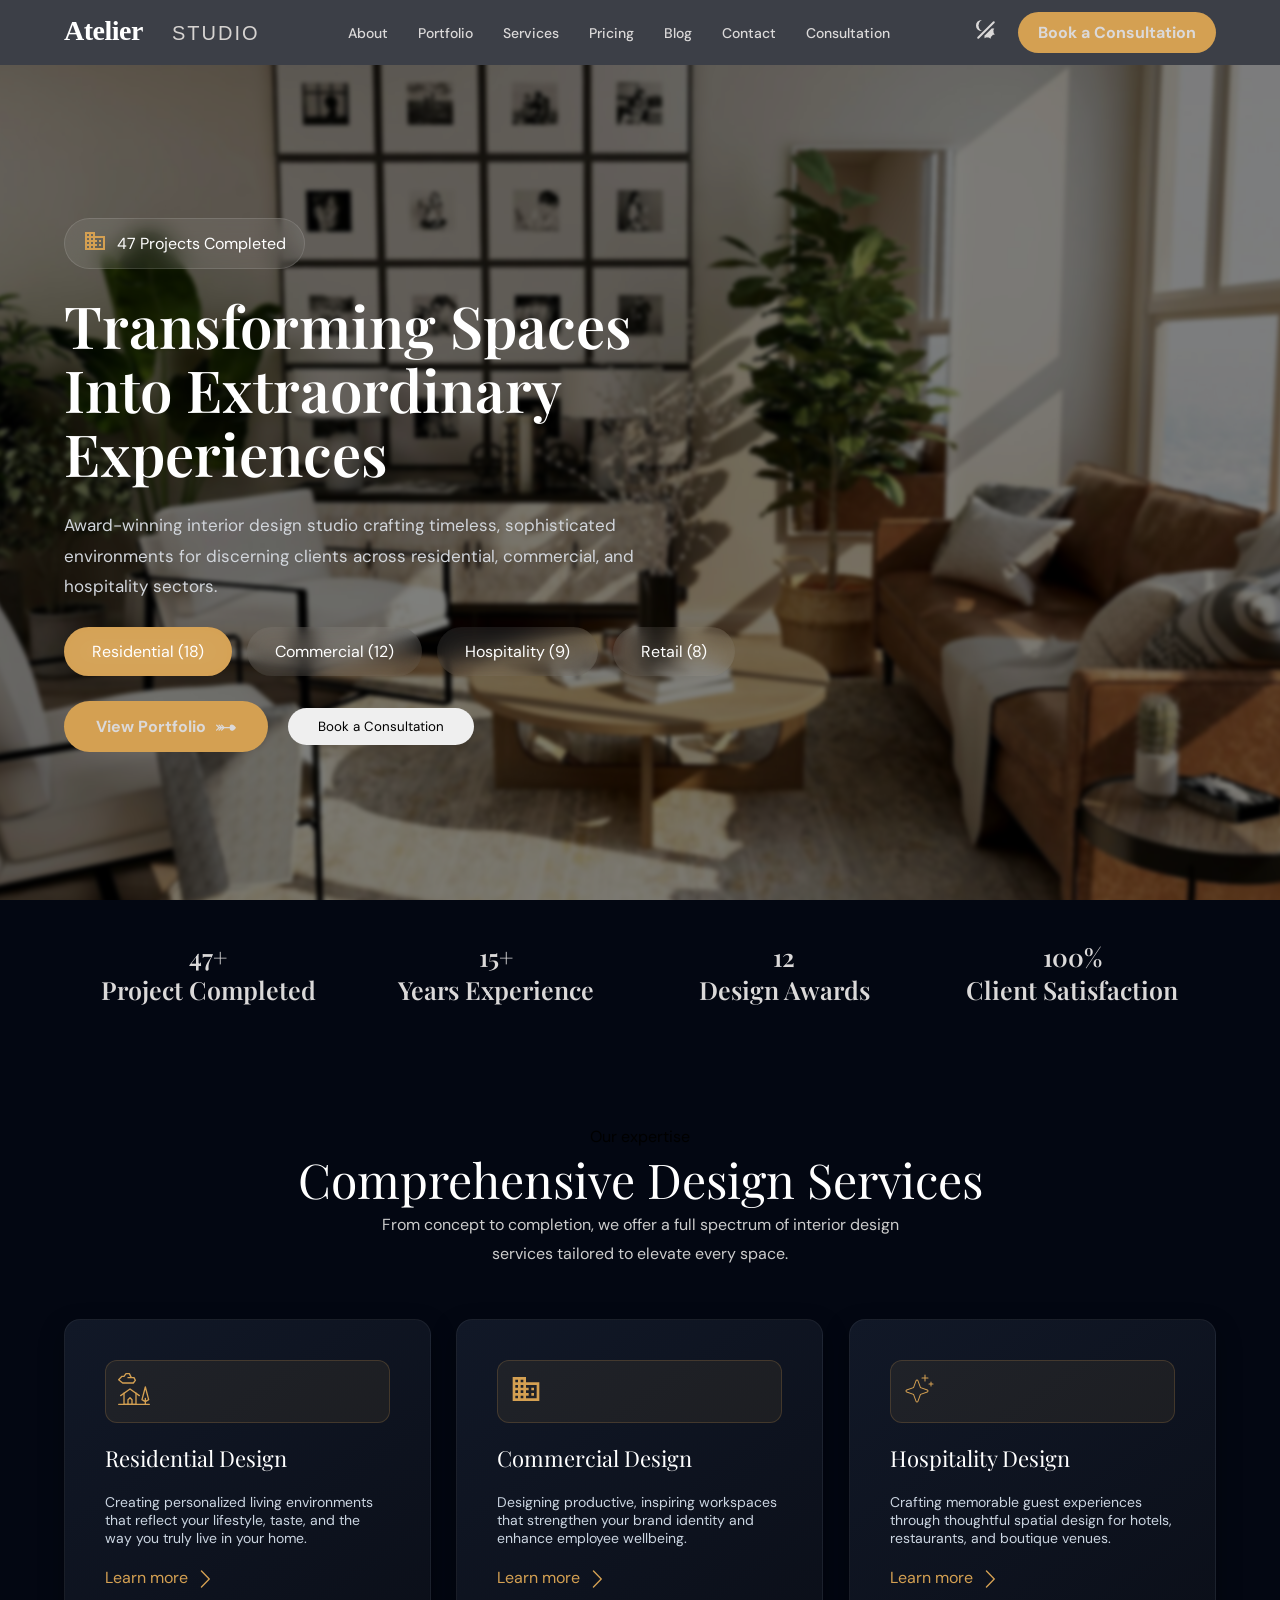
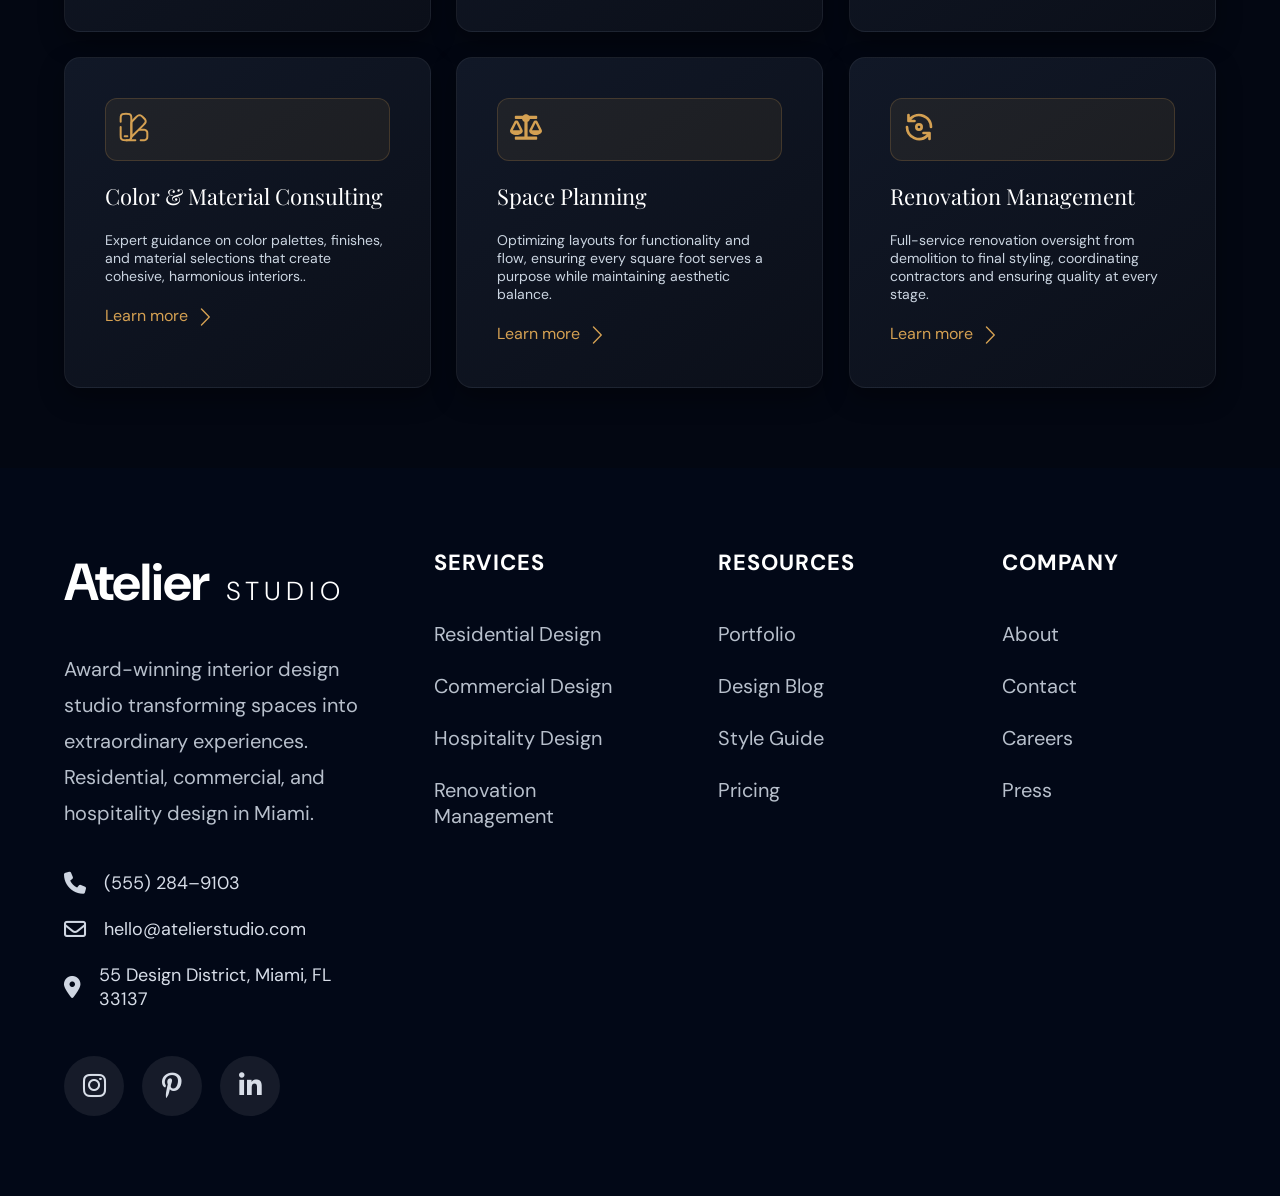
<file: index.html>
<!DOCTYPE html>
<html lang="en">

<head>
    <meta charset="UTF-8">
    <meta name="viewport" content="width=device-width, initial-scale=1.0">
    <title>My Portfolio || Shreshant Wagle</title>
    <link rel="stylesheet" href="../CSS/index.css">
</head>

<body>
    <!-- navigation -->
    <nav>
        <div class="navigation">
            <div class="logo">
                <a href="./index.html"><img src="./RESOURCES/Image/logo-light.svg" alt="logo" class="logo"></a>
            </div>
            <div class="nav_items">
                <a href="./html/About.html">About</a>
                <a href="./html/Protfolio.html">Portfolio</a>
                <a href="./html/Services.html">Services</a>
                <a href="./html/Pricing.html">Pricing</a>
                <a href="./html/Blog.html">Blog</a>
                <a href="./html/Contact.html">Contact</a>
                <a href="./html/Consultation.html">Consultation</a>
            </div>
            <div class="consultation_button">
                <div>
                    <svg xmlns="http://www.w3.org/2000/svg" width="24" height="24" viewBox="0 0 24 24">
                        <defs>
                            <mask id="SVGPWNvGc7L">
                                <circle cx="7.5" cy="7.5" r="5.5" fill="#fff" />
                                <circle cx="11" cy="7.5" r="6.5">
                                    <animate fill="freeze" attributeName="cx" dur="0.4s" values="7.5;11" />
                                    <animate fill="freeze" attributeName="r" dur="0.4s" values="5.5;6.5" />
                                </circle>
                            </mask>
                            <mask id="SVGOgqevdhu">
                                <g fill="#fff">
                                    <circle cx="12" cy="9" r="5.5" transform="rotate(-45 12 12)">
                                        <animate fill="freeze" attributeName="cy" begin="0.9s" dur="0.5s" to="15" />
                                    </circle>
                                    <path d="M12.62 20.62h3l-1.5 2.5Z" opacity="0" transform="rotate(-120 14.12 14.12)">
                                        <set fill="freeze" attributeName="opacity" begin="1.4s" to="1" />
                                        <animate fill="freeze" attributeName="d" begin="1.4s" dur="0.4s"
                                            values="M13.12 17.12h2l-1 2Z;M12.62 20.62h3l-1.5 2.5Z" />
                                    </path>
                                    <path d="M12.62 20.62h3l-1.5 2.5Z" opacity="0" transform="rotate(-70 14.12 14.12)">
                                        <set fill="freeze" attributeName="opacity" begin="1.4s" to="1" />
                                        <animate fill="freeze" attributeName="d" begin="1.4s" dur="0.4s"
                                            values="M13.12 17.12h2l-1 2Z;M12.62 20.62h3l-1.5 2.5Z" />
                                    </path>
                                    <path d="M12.62 20.62h3l-1.5 2.5Z" opacity="0" transform="rotate(-20 14.12 14.12)">
                                        <set fill="freeze" attributeName="opacity" begin="1.4s" to="1" />
                                        <animate fill="freeze" attributeName="d" begin="1.4s" dur="0.4s"
                                            values="M13.12 17.12h2l-1 2Z;M12.62 20.62h3l-1.5 2.5Z" />
                                    </path>
                                    <path d="M12.62 20.62h3l-1.5 2.5Z" opacity="0" transform="rotate(30 14.12 14.12)">
                                        <set fill="freeze" attributeName="opacity" begin="1.4s" to="1" />
                                        <animate fill="freeze" attributeName="d" begin="1.4s" dur="0.4s"
                                            values="M13.12 17.12h2l-1 2Z;M12.62 20.62h3l-1.5 2.5Z" />
                                    </path>
                                </g>
                                <path d="M-4.97 12l18.38 -18.38l10.61 10.61l-18.38 18.38Z" />
                            </mask>
                        </defs>
                        <g fill="currentColor">
                            <path d="M0 0h24v24H0z" mask="url(#SVGPWNvGc7L)" />
                            <path d="M0 0h24v24H0z" mask="url(#SVGOgqevdhu)" />
                        </g>
                        <path fill="none" stroke="currentColor" stroke-dasharray="24" stroke-dashoffset="24"
                            stroke-linecap="round" stroke-linejoin="round" stroke-width="2" d="M23 12h-22"
                            transform="rotate(-45 12 12)">
                            <animate fill="freeze" attributeName="stroke-dashoffset" begin="0.5s" dur="0.3s" to="0" />
                        </path>
                    </svg>
                </div>
                <div class="button">
                    <div class="botton_text">
                        Book a Consultation
                    </div>
                    <div class="hov_button"></div>
                </div>
            </div>
            <div class="menu">
                <svg xmlns="http://www.w3.org/2000/svg" width="24" height="24" viewBox="0 0 24 24">
                    <g fill="none" stroke="currentColor" stroke-linecap="round" stroke-linejoin="round"
                        stroke-width="2">
                        <path stroke-dasharray="12" d="M3 9l3 3l-3 3">
                            <animate fill="freeze" attributeName="stroke-dashoffset" dur="0.2s" values="12;0" />
                        </path>
                        <path stroke-dasharray="16" stroke-dashoffset="16" d="M5 5h14">
                            <animate fill="freeze" attributeName="stroke-dashoffset" begin="0.2s" dur="0.3s" to="0" />
                        </path>
                        <path stroke-dasharray="12" stroke-dashoffset="12" d="M10 12h9">
                            <animate fill="freeze" attributeName="stroke-dashoffset" begin="0.5s" dur="0.2s" to="0" />
                        </path>
                        <path stroke-dasharray="16" stroke-dashoffset="16" d="M5 19h14">
                            <animate fill="freeze" attributeName="stroke-dashoffset" begin="0.7s" dur="0.3s" to="0" />
                        </path>
                    </g>
                </svg>
            </div>
    </nav>
    <!-- main section -->
    <main>
        <!-- hero section -->
        <div class="hero">
            <div class="hero_body">
                <div class="hero_top">
                    <div>
                        <svg xmlns="http://www.w3.org/2000/svg" width="24" height="24" viewBox="0 0 24 24">
                            <path fill="currentColor"
                                d="M18 15h-2v2h2m0-6h-2v2h2m2 6h-8v-2h2v-2h-2v-2h2v-2h-2V9h8M10 7H8V5h2m0 6H8V9h2m0 6H8v-2h2m0 6H8v-2h2M6 7H4V5h2m0 6H4V9h2m0 6H4v-2h2m0 6H4v-2h2m6-10V3H2v18h20V7z" />
                        </svg>
                    </div>
                    <div>47 Projects Completed</div>
                </div>
                <div class="hero_title">
                    Transforming Spaces Into
                    Extraordinary Experiences
                </div>
                <div class="hero_description">
                    Award-winning interior design studio crafting timeless, sophisticated environments for discerning
                    clients across residential, commercial, and hospitality sectors.
                </div>
                <div class="hero_cta">
                    <div>
                        <p>Residential (18)</p>
                    </div>
                    <div>
                        <p>Commercial (12)</p>
                    </div>
                    <div>
                        <p>Hospitality (9)</p>
                    </div>
                    <div>
                        <p>Retail (8)</p>
                    </div>
                </div>
                <div class="hero_button">
                    <button class="primary">View Portfolio
                        <svg xmlns="http://www.w3.org/2000/svg" width="28" height="28" viewBox="0 0 16 16">
                            <path fill="currentColor"
                                d="M6.707 9h4.364c-.536 1.573 2.028 3.806 4.929-.5c-2.9-4.306-5.465-2.073-4.929-.5H6.707L4.854 6.146a.5.5 0 1 0-.708.708L5.293 8h-.586L2.854 6.146a.5.5 0 1 0-.708.708L3.293 8h-.586L.854 6.146a.5.5 0 1 0-.708.708L1.793 8.5L.146 10.146a.5.5 0 0 0 .708.708L2.707 9h.586l-1.147 1.146a.5.5 0 0 0 .708.708L4.707 9h.586l-1.147 1.146a.5.5 0 0 0 .708.708z" />
                        </svg>
                    </button>
                    <button class="secondary">Book a Consultation</button>
                </div>
            </div>
        </div>

        <!-- cta -->
        <div class="cta">
            <div class="cta_body">
                <div class="cta_content">
                    <div class="cta_count">47+</div>
                    <div>Project Completed</div>
                </div>
                <div class="cta_content">
                    <div class="cta_count">15+</div>
                    <div>Years Experience</div>
                </div>
                <div class="cta_content">
                    <div class="cta_count">12</div>
                    <div>Design Awards</div>
                </div>
                <div class="cta_content">
                    <div class="cta_count">100%</div>
                    <div>Client Satisfaction</div>
                </div>
            </div>
        </div>
        <!-- expertise -->
        <div class="exp">
            <div class="exp_main">
                <div class="exp_top">
                    <div class="exp_sub">Our expertise</div>
                    <div class="exp_title">Comprehensive Design Services</div>
                    <div class="exp_desc">From concept to completion, we offer a
                        full spectrum of interior design services tailored
                        to elevate every space.</div>
                </div>

                <div class="exp_card">
                    <div class="exp_card_body">
                        <div class="exp_card_icon">
                            <svg xmlns="http://www.w3.org/2000/svg" width="2em" height="2em" viewBox="0 0 24 24">
                                <g fill="none" stroke="currentColor" stroke-linecap="round" stroke-linejoin="round"
                                    stroke-miterlimit="10" stroke-width="1">
                                    <path d="M13.5 15.214V23.5h-9v-8.286" />
                                    <path
                                        d="m2 17l7-5l7 5m-5.5 6.5h-3V20L9 18.5l1.5 1.5zm1.5-20h-2L8.5.5H6l-1.5 2H3L.5 5l3 2.5h8l1.5-2zm-4.5 0H10m-9.5 20h23m-3 0V19m0 2.5L18 20l2.5-9.5L23 20z" />
                                </g>
                            </svg>
                        </div>
                        <div class="exp_card_title">
                            Residential Design
                        </div>
                        <div class="card_desc">
                            Creating personalized living
                            environments that reflect your
                            lifestyle, taste, and the way you truly
                            live in your home.</div>

                        <div class="card_learn">Learn more
                            <svg xmlns="http://www.w3.org/2000/svg" width="24" height="24" viewBox="0 0 1024 1024">
                                <path fill="currentColor"
                                    d="M340.9 149.3a30.6 30.6 0 0 0 0 42.8L652.7 512L341 831.9a30.6 30.6 0 0 0 0 42.7a29 29 0 0 0 41.7 0l331.6-340.3a32 32 0 0 0 0-44.6L382.6 149.4a29 29 0 0 0-41.7 0z" />
                            </svg>
                        </div>
                    </div>

                        <div class="exp_card_body">
                        <div class="exp_card_icon">
                            <svg xmlns="http://www.w3.org/2000/svg" width="2em" height="2em" viewBox="0 0 24 24">
                                <path d="M0 0h24v24H0z" fill="none" />
                                <path fill="currentColor" d="M18 15h-2v2h2m0-6h-2v2h2m2 6h-8v-2h2v-2h-2v-2h2v-2h-2V9h8M10 7H8V5h2m0 6H8V9h2m0 6H8v-2h2m0 6H8v-2h2M6 7H4V5h2m0 6H4V9h2m0 6H4v-2h2m0 6H4v-2h2m6-10V3H2v18h20V7z" />
                            </svg>

                        </div>
                        <div class="exp_card_title">
                            Commercial Design
                        </div>
                        <div class="card_desc">
                            Designing productive, inspiring workspaces that strengthen your brand identity and enhance employee wellbeing.</div>

                        <div class="card_learn">Learn more
                            <svg xmlns="http://www.w3.org/2000/svg" width="24" height="24" viewBox="0 0 1024 1024">
                                <path fill="currentColor"
                                    d="M340.9 149.3a30.6 30.6 0 0 0 0 42.8L652.7 512L341 831.9a30.6 30.6 0 0 0 0 42.7a29 29 0 0 0 41.7 0l331.6-340.3a32 32 0 0 0 0-44.6L382.6 149.4a29 29 0 0 0-41.7 0z" />
                            </svg>
                        </div>
                    </div>

                        <div class="exp_card_body">
                        <div class="exp_card_icon">
                           <svg xmlns="http://www.w3.org/2000/svg" width="2em" height="2em" viewBox="0 0 256 256">
	                        <path d="M0 0h256v256H0z" fill="none" />
                            <path fill="currentColor" d="m196.2 132.81l-53.36-19.65l-19.65-53.36a11.93 11.93 0 0 0-22.38 0l-19.65 53.36l-53.36 19.65a11.93 11.93 0 0 0 0 22.38l53.36 19.65l19.65 53.36a11.93 11.93 0 0 0 22.38 0l19.65-53.36l53.36-19.65a11.93 11.93 0 0 0 0-22.38m-2.77 14.87L138.35 168a4 4 0 0 0-2.37 2.37l-20.3 55.08a3.92 3.92 0 0 1-7.36 0L88 170.35a4 4 0 0 0-2.35-2.35l-55.08-20.3a3.92 3.92 0 0 1 0-7.36L85.65 120a4 4 0 0 0 2.35-2.35l20.3-55.08a3.92 3.92 0 0 1 7.36 0L136 117.65a4 4 0 0 0 2.37 2.37l55.08 20.3a3.92 3.92 0 0 1 0 7.36ZM148 40a4 4 0 0 1 4-4h20V16a4 4 0 0 1 8 0v20h20a4 4 0 0 1 0 8h-20v20a4 4 0 0 1-8 0V44h-20a4 4 0 0 1-4-4m96 48a4 4 0 0 1-4 4h-12v12a4 4 0 0 1-8 0V92h-12a4 4 0 0 1 0-8h12V72a4 4 0 0 1 8 0v12h12a4 4 0 0 1 4 4" />
</svg>

                        </div>
                        <div class="exp_card_title">
                            Hospitality Design
                        </div>
                        <div class="card_desc">
                            Crafting memorable guest experiences through thoughtful spatial design for hotels, restaurants, and boutique venues.</div>

                        <div class="card_learn">Learn more
                            <svg xmlns="http://www.w3.org/2000/svg" width="24" height="24" viewBox="0 0 1024 1024">
                                <path fill="currentColor"
                                    d="M340.9 149.3a30.6 30.6 0 0 0 0 42.8L652.7 512L341 831.9a30.6 30.6 0 0 0 0 42.7a29 29 0 0 0 41.7 0l331.6-340.3a32 32 0 0 0 0-44.6L382.6 149.4a29 29 0 0 0-41.7 0z" />
                            </svg>
                        </div>
                    </div>

                        <div class="exp_card_body">
                        <div class="exp_card_icon">
                            <svg xmlns="http://www.w3.org/2000/svg" width="2em" height="2em" viewBox="0 0 24 24">
	<path d="M0 0h24v24H0z" fill="none" />
	<g fill="none">
		<path stroke="currentColor" stroke-linecap="round" stroke-width="1.5" d="M2 8V6c0-1.4 0-2.1.272-2.635a2.5 2.5 0 0 1 1.093-1.093C3.9 2 4.6 2 6 2s2.1 0 2.635.272a2.5 2.5 0 0 1 1.093 1.093C10 3.9 10 4.6 10 6v12c0 1.4 0 2.1-.272 2.635a2.5 2.5 0 0 1-1.093 1.092C8.1 22 7.4 22 6 22s-2.1 0-2.635-.273a2.5 2.5 0 0 1-1.093-1.092C2 20.1 2 19.4 2 18v-6m5 7H5" />
		<path stroke="currentColor" stroke-width="1.5" d="m13.314 4.929l-2.142 2.142c-.578.578-.867.867-1.02 1.235C10 8.673 10 9.082 10 9.9v9.656l8.97-8.97c.99-.99 1.486-1.485 1.671-2.056a2.5 2.5 0 0 0 0-1.545c-.185-.57-.68-1.066-1.67-2.056s-1.486-1.485-2.056-1.67a2.5 2.5 0 0 0-1.545 0c-.571.185-1.066.68-2.056 1.67Z" />
		<path fill="currentColor" d="M18 22v-.75zm0-8v.75zm4 4h-.75zm-.273 2.635l-.668-.34zm-1.092 1.092l-.34-.668zm1.092-6.362l-.668.34zm-1.092-1.092l-.34.668zM13 22.75a.75.75 0 0 0 0-1.5zm4-1.5a.75.75 0 0 0 0 1.5zm-1.5-6.5H18v-1.5h-2.5zM21.25 18c0 .712 0 1.202-.032 1.58c-.03.371-.085.57-.159.715l1.337.68c.199-.39.28-.809.317-1.272c.038-.454.037-1.015.037-1.703zM18 22.75c.688 0 1.249 0 1.703-.037c.463-.037.882-.118 1.273-.317l-.681-1.337c-.145.074-.344.13-.714.16c-.38.03-.869.031-1.581.031zm3.06-2.456a1.75 1.75 0 0 1-.765.765l.68 1.337a3.25 3.25 0 0 0 1.42-1.42zM22.75 18c0-.688 0-1.249-.037-1.703c-.037-.463-.118-.882-.317-1.273l-1.337.682c.074.144.13.343.16.713c.03.38.031.869.031 1.581zM18 14.75c.712 0 1.202 0 1.58.032c.371.03.57.085.715.159l.68-1.337c-.39-.199-.809-.28-1.272-.317c-.454-.038-1.015-.037-1.703-.037zm4.396.274a3.25 3.25 0 0 0-1.42-1.42l-.681 1.337c.329.167.596.435.764.765zM13 21.25H6v1.5h7zm5 0h-1v1.5h1z" />
	</g>
</svg>

                        </div>
                        <div class="exp_card_title">
                            Color & Material Consulting
                        </div>
                        <div class="card_desc">
                           Expert guidance on color palettes, finishes, and material selections that create cohesive, harmonious interiors..</div>

                        <div class="card_learn">Learn more
                            <svg xmlns="http://www.w3.org/2000/svg" width="24" height="24" viewBox="0 0 1024 1024">
                                <path fill="currentColor"
                                    d="M340.9 149.3a30.6 30.6 0 0 0 0 42.8L652.7 512L341 831.9a30.6 30.6 0 0 0 0 42.7a29 29 0 0 0 41.7 0l331.6-340.3a32 32 0 0 0 0-44.6L382.6 149.4a29 29 0 0 0-41.7 0z" />
                            </svg>
                        </div>
                    </div>

                        <div class="exp_card_body">
                        <div class="exp_card_icon">
                            <svg xmlns="http://www.w3.org/2000/svg" width="2em" height="2em" viewBox="0 0 640 512">
	                            <path d="M0 0h640v512H0z" fill="none" />
                                <path fill="currentColor" d="M256 336h-.02c0-16.18 1.34-8.73-85.05-181.51c-17.65-35.29-68.19-35.36-85.87 0C-2.06 328.75.02 320.33.02 336H0c0 44.18 57.31 80 128 80s128-35.82 128-80M128 176l72 144H56zm511.98 160c0-16.18 1.34-8.73-85.05-181.51c-17.65-35.29-68.19-35.36-85.87 0c-87.12 174.26-85.04 165.84-85.04 181.51H384c0 44.18 57.31 80 128 80s128-35.82 128-80zM440 320l72-144l72 144zm88 128H352V153.25c23.51-10.29 41.16-31.48 46.39-57.25H528c8.84 0 16-7.16 16-16V48c0-8.84-7.16-16-16-16H383.64C369.04 12.68 346.09 0 320 0s-49.04 12.68-63.64 32H112c-8.84 0-16 7.16-16 16v32c0 8.84 7.16 16 16 16h129.61c5.23 25.76 22.87 46.96 46.39 57.25V448H112c-8.84 0-16 7.16-16 16v32c0 8.84 7.16 16 16 16h416c8.84 0 16-7.16 16-16v-32c0-8.84-7.16-16-16-16" />
</svg>

                        </div>
                        <div class="exp_card_title">
                            Space Planning
                        </div>
                        <div class="card_desc">
                            Optimizing layouts for functionality and flow, ensuring every square foot serves a purpose while maintaining aesthetic balance.</div>

                        <div class="card_learn">Learn more
                            <svg xmlns="http://www.w3.org/2000/svg" width="24" height="24" viewBox="0 0 1024 1024">
                                <path fill="currentColor"
                                    d="M340.9 149.3a30.6 30.6 0 0 0 0 42.8L652.7 512L341 831.9a30.6 30.6 0 0 0 0 42.7a29 29 0 0 0 41.7 0l331.6-340.3a32 32 0 0 0 0-44.6L382.6 149.4a29 29 0 0 0-41.7 0z" />
                            </svg>
                        </div>
                    </div>

                        <div class="exp_card_body">
                        <div class="exp_card_icon">
                            <svg xmlns="http://www.w3.org/2000/svg" width="2em" height="2em" viewBox="0 0 24 24">
                                <path d="M0 0h24v24H0z" fill="none" />
                                <path fill="currentColor" d="M19.91 15.51h-4.53a1 1 0 0 0 0 2h2.4A8 8 0 0 1 4 12a1 1 0 0 0-2 0a10 10 0 0 0 16.88 7.23V21a1 1 0 0 0 2 0v-4.5a1 1 0 0 0-.97-.99M15 12a3 3 0 1 0-3 3a3 3 0 0 0 3-3m-4 0a1 1 0 1 1 1 1a1 1 0 0 1-1-1m1-10a10 10 0 0 0-6.88 2.77V3a1 1 0 0 0-2 0v4.5a1 1 0 0 0 1 1h4.5a1 1 0 0 0 0-2h-2.4A8 8 0 0 1 20 12a1 1 0 0 0 2 0A10 10 0 0 0 12 2" />
                            </svg>

                        </div>
                        <div class="exp_card_title">
                            Renovation Management
                        </div>
                        <div class="card_desc">
                            Full-service renovation oversight from demolition to final styling, coordinating contractors and ensuring quality at every stage.</div>

                        <div class="card_learn">Learn more
                            <svg xmlns="http://www.w3.org/2000/svg" width="24" height="24" viewBox="0 0 1024 1024">
                                <path fill="currentColor"
                                    d="M340.9 149.3a30.6 30.6 0 0 0 0 42.8L652.7 512L341 831.9a30.6 30.6 0 0 0 0 42.7a29 29 0 0 0 41.7 0l331.6-340.3a32 32 0 0 0 0-44.6L382.6 149.4a29 29 0 0 0-41.7 0z" />
                            </svg>
                        </div>
                    </div>

                </div>
            </div>
    </main>
<!-- footer -->
    <footer>
    <div class="footer_main">

        <!-- LEFT -->
        <div class="footer_left">

            <div class="footer_logo">
                <h2>Atelier <span>STUDIO</span></h2>
            </div>

            <p class="footer_desc">
                Award-winning interior design studio transforming spaces into
                extraordinary experiences. Residential, commercial, and
                hospitality design in Miami.
            </p>

            <div class="footer_contact">

                <div class="contact_item">
                    <i class="fa-solid fa-phone"></i>
                    <span>(555) 284–9103</span>
                </div>

                <div class="contact_item">
                    <i class="fa-regular fa-envelope"></i>
                    <span>hello@atelierstudio.com</span>
                </div>

                <div class="contact_item">
                    <i class="fa-solid fa-location-dot"></i>
                    <span>55 Design District, Miami, FL 33137</span>
                </div>

            </div>

            <div class="footer_social">

                <div><i class="fa-brands fa-instagram"></i></div>
                <div><i class="fa-brands fa-pinterest-p"></i></div>
                <div><i class="fa-brands fa-linkedin-in"></i></div>

            </div>

        </div>

        <!-- SERVICES -->
        <div class="footer_links">
            <h3>SERVICES</h3>

            <a href="#">Residential Design</a>
            <a href="#">Commercial Design</a>
            <a href="#">Hospitality Design</a>
            <a href="#">Renovation Management</a>
        </div>

        <!-- RESOURCES -->
        <div class="footer_links">
            <h3>RESOURCES</h3>

            <a href="#">Portfolio</a>
            <a href="#">Design Blog</a>
            <a href="#">Style Guide</a>
            <a href="#">Pricing</a>
        </div>

        <!-- COMPANY -->
        <div class="footer_links">
            <h3>COMPANY</h3>

            <a href="#">About</a>
            <a href="#">Contact</a>
            <a href="#">Careers</a>
            <a href="#">Press</a>
        </div>

    </div>
</footer>

<!-- FONT AWESOME -->
<link rel="stylesheet"
href="https://cdnjs.cloudflare.com/ajax/libs/font-awesome/6.5.2/css/all.min.css"/>
</body>

</html>
</file>
<file: CSS/index.css>
@import url("https://fonts.googleapis.com/css2?family=DM+Sans:ital,opsz,wght@0,9..40,100..1000;1,9..40,100..1000&family=Italianno&family=Playfair+Display:ital,wght@0,400..900;1,400..900&display=swap");

:root {
  --primary-color: #030712;
  --primary-color-fade: rgb(43, 43, 139);
  --color-white: rgb(219, 217, 217);
  --primary-text: #fff;
  --secondary-color: rgb(212, 160, 82);
  --secondary-color-fade: rgba(234, 186, 114, 0.329);
  --font-family: "Playfair Display", serif;
}
* {
  margin: 0;
  font-family: "DM Sans", sans-serif;
}

nav {
  width: 100%;
  z-index: 2;
  background: rgba(3, 7, 18, 0.774);
}
.navigation {
  width: 90%;
  margin: 0px auto;
  display: flex;
  justify-content: space-between;
  padding: 10px 0px;
  align-items: center;
}
.logo img {
  height: 40px;
  width: fit-content;
  cursor: pointer;
}

.nav_items {
  display: flex;
  align-items: center;
  gap: 30px;
}

.nav_items a {
  color: rgb(219, 217, 217);
  text-decoration: none;
  text-transform: capitalize;
  font-size: 14px;
  font-weight: 500;
}

.consultation_button div svg {
  color: var(--color-white) !important;
}

.consultation_button {
  display: flex;
  align-items: center;
  gap: 20px;
}
.consultation_button .button {
  background-color: var(--secondary-color);
  color: var(--color-white);
  padding: 10px 20px;
  border: none;
  border-radius: 30px;
  font-size: 16px;
  font-weight: 700;
  position: relative;
  overflow: clip;
  cursor: pointer;
}
.consultation_button .button .button_text {
  position: relative;
  top: 0px;
  left: 0px;
  z-index: 1;
}
.consultation_button .button .hov_button {
  background-color: var(--color-white);
  height: 100%;
  width: 0%;
  position: absolute;
  top: 0px;
  left: 0px;
  transition: all 0.3s ease-in-out;
}
.consultation_button .button:hover {
  color: var(--secondary-color);
}
.consultation_button .button:hover .hov_button {
  width: 100%;
}
.menu {
  display: none;
}

/*hero section*/
.hero {
  width: 100%;
  height: 90vh;
  position: relative;
  overflow: hidden;
  padding: 10px 0px;
  padding-top: 15px;
}

.hero::before {
  content: "";
  position: absolute;
  top: 0;
  left: 0;
  width: 100%;
  height: 100%;
  background-image:
    linear-gradient(rgba(0, 0, 0, 0.5), rgba(0, 0, 0, 0.5)),
    url(../RESOURCES/Photo.jpg);
  background-position: center;
  background-size: cover;
  background-repeat: no-repeat;
  filter: blur(2px);
  transform: scale(1.1);
  z-index: -1;
}
.hero_top {
  display: flex;
  align-items: center;
  gap: 10px;
  width: fit-content;
  padding: 10px 18px;
  color: #fff;
  background: rgba(255, 255, 255, 0.08);
  border: 1px solid rgba(255, 255, 255, 0.12);
  border-radius: 999px;
  backdrop-filter: blur(12px);
  -webkit-backdrop-filter: blur(12px);
  text-transform: capitalize;
  top: 80px;
  left: 90px;
}
.hero_top svg {
  color: var(--secondary-color) !important;
}

.hero_body {
  width: 90%;
  height: 100%;
  margin: 0px auto;
  display: flex;
  flex-direction: column;
  justify-content: center;
  gap: 25px;
  position: relative;
  z-index: 1;
}
.hero_title {
  font-family: var(--font-family);
  font-size: 58px;
  font-weight: 600;
  line-height: 1.1;
  width: 50%;
  color: #fff;
}
.hero_description {
  max-width: 650px;
  line-height: 1.8;
  font-size: 17px;
  color: #d1d5db;
}
.hero_cta {
  display: flex;
  gap: 15px;
  flex-wrap: wrap;
  align-items: center;
}
.hero_cta div {
  padding: 14px 28px;
  border-radius: 30px;
  position: relative;
  overflow: hidden;
  cursor: pointer;
  background: rgba(255, 255, 255, 0.06);
  backdrop-filter: blur(10px);
  -webkit-backdrop-filter: blur(10px);
}
.hero_cta div p {
  position: relative;
  z-index: 2;
  margin: 0px;
  padding: auto;
  color: white;
}
.hero_cta div::after {
  content: "";
  position: absolute;
  inset: 0;
  background: white;
  opacity: 0.05;
  filter: blur(15px);
}
.hero_cta div:first-child {
  background-color: var(--secondary-color);
  color: var(--primary-color);
}
.hero_button {
  display: flex;
  align-items: center;
  gap: 20px;
  flex-wrap: wrap;
}
.hero_button button {
  padding: 10px 30px;
  cursor: pointer;
  border: none;
  transition: 0.3s;
  border-radius: 20px;
}
.hero_button .primary {
  padding: 15px 32px;
  border-radius: 35px;
  background-color: var(--secondary-color);
  color: var(--color-white);
  font-size: 16px;
  font-weight: 700;
  display: flex;
  align-items: center;
  gap: 10px;
}

.primary svg {
  height: 20px !important;
  width: 20px !important;
}
.hero_button .second {
  padding: 15px 32px;
  border-radius: 35px;
  background-color: rgba(255, 255, 255, 0.08);
  color: var(--color-white);
  backdrop-filter: blur(20px);
  -webkit-backdrop-filter: blur(20px);
  font-size: 16px;
  font-weight: 700;
}

.cta {
  background-color: var(--primary-color);
  padding: 40px 0px;
  color: var(--color-white);
  border: 1x solid rgba(255, 255, 255, 0.12);
}
.cta_body {
  width: 90%;
  margin: 0px auto;
  display: grid;
  grid-template-columns: 1fr 1fr 1fr 1fr;
  font-weight: 600;
}
.cta_content {
  display: flex;
  flex-direction: column;
  justify-content: center;
  align-items: center;
}
.cta_content div {
  font-family: "Playfair Display", serif;
  font-size: 25px;
  font-weight: 600;
}
.cta_content span {
  font-family: "DM Sans", sans-serif;
  font-size: 16px;
  text-transform: uppercase;
}

.exp {
  display: flex;
  justify-content: center;
  background: var(--primary-color);
  padding: 80px 0;
}

.exp_main {
  width: 90%;
  display: flex;
  flex-direction: column;
  gap: 50px;
}

.exp_top {
  text-align: center;
}

.exp_title {
  font-family: var(--font-family);
  font-size: 48px;
  color: white;
}

.exp_desc {
  color: #ccc;
  width: 50%;
  margin: auto;
  line-height: 1.8;
}

/* GRID */
.exp_card {
  display: grid;
  grid-template-columns: repeat(3, 1fr);
  gap: 25px;
}

/* CARD (ATELIER-STYLE FINAL FEEL) */
.exp_card_body {
  background: linear-gradient(145deg, #111827, #0b0f19);
  border: 1px solid rgba(255,255,255,0.06);
  border-radius: 16px;
  padding: 40px;
  color: white;

  display: flex;
  flex-direction: column;
  gap: 20px;

  box-shadow: 0 10px 25px rgba(0,0,0,0.35);

  transform: translate3d(0, 0, 0);
  will-change: transform;

  transition:
    transform 0.8s cubic-bezier(0.19, 1, 0.22, 1),
    box-shadow 0.8s cubic-bezier(0.19, 1, 0.22, 1),
    border-color 0.8s cubic-bezier(0.19, 1, 0.22, 1);

  cursor: pointer;
  position: relative;
  overflow: hidden;
}

/* VERY SUBTLE LIFT (KEY ATELIER FEEL) */
.exp_card_body:hover {
  transform: translate3d(0, -3px, 0);
  border-color: rgba(212,160,82,0.28);
  box-shadow: 0 18px 40px rgba(0,0,0,0.5);
}

/* SOFT LIGHT SWEEP */
.exp_card_body::before {
  content: "";
  position: absolute;
  inset: 0;
  border-radius: 16px;

  background: radial-gradient(
    circle at 25% 15%,
    rgba(212,160,82,0.08),
    transparent 60%
  );

  opacity: 0;
  transition: opacity 0.9s cubic-bezier(0.19, 1, 0.22, 1);
  pointer-events: none;
}

.exp_card_body:hover::before {
  opacity: 1;
}

/* ICON (NO SCALE, ONLY COLOR + MICRO SHIFT) */
.exp_card_icon {
  background: rgba(212,160,82,0.08);
  padding: 12px;
  border-radius: 12px;
  color: var(--secondary-color);
  border: 1px solid rgba(212,160,82,0.2);

  transition: all 0.7s cubic-bezier(0.19, 1, 0.22, 1);
}

.exp_card_body:hover .exp_card_icon {
  background: #d4a052;
  color: #0a0a0f;
  transform: translate3d(0, -1px, 0);
}

/* TITLE */
.exp_card_title {
  font-size: 22px;
  font-family: var(--font-family);
}

/* DESCRIPTION */
.card_desc {
  font-size: 14px;
  color: #cbd5e1;
}

/* LINK MOTION */
.card_learn {
  display: flex;
  gap: 5px;
  color: var(--secondary-color);

  transition: all 0.7s cubic-bezier(0.19, 1, 0.22, 1);
}

.exp_card_body:hover .card_learn {
  transform: translate3d(3px, 0, 0);
  color: #d4a052;
}
/* FOOTER */
footer {
  background: #020817;
  padding: 80px 0;
  font-family: "DM Sans", sans-serif;
}

.footer_main {
  width: 90%;
  margin: auto;
  display: grid;
  grid-template-columns: 1.4fr 1fr 1fr 1fr;
  gap: 70px;
}

/* LEFT SIDE */
.footer_logo h2 {
  color: white;
  font-size: 52px;
  font-weight: 700;
  margin-bottom: 35px;
  letter-spacing: -1px;
}

.footer_logo span {
  font-size: 26px;
  font-weight: 300;
  letter-spacing: 5px;
  margin-left: 8px;
}

.footer_desc {
  color: #b8c0cc;
  font-size: 20px;
  line-height: 1.8;
  max-width: 500px;
  margin-bottom: 40px;
}

/* CONTACT */
.footer_contact {
  display: flex;
  flex-direction: column;
  gap: 22px;
}

.contact_item {
  display: flex;
  align-items: center;
  gap: 18px;
  color: #d7dde8;
  font-size: 18px;
}

.contact_item i {
  font-size: 22px;
  color: #cfd6e2;
}

/* SOCIAL */
.footer_social {
  display: flex;
  gap: 18px;
  margin-top: 45px;
}

.footer_social div {
  width: 60px;
  height: 60px;
  border-radius: 50%;
  background: rgba(255, 255, 255, 0.08);
  display: flex;
  align-items: center;
  justify-content: center;
  cursor: pointer;
  transition: 0.3s;
}

.footer_social div:hover {
  background: rgba(255, 255, 255, 0.18);
  transform: translateY(-3px);
}

.footer_social i {
  color: #d8dee8;
  font-size: 26px;
}

/* LINKS */
.footer_links {
  display: flex;
  flex-direction: column;
  gap: 26px;
}

.footer_links h3 {
  color: white;
  font-size: 22px;
  margin-bottom: 18px;
  letter-spacing: 1px;
}

.footer_links a {
  text-decoration: none;
  color: #b8c0cc;
  font-size: 20px;
  transition: 0.3s;
}

.footer_links a:hover {
  color: white;
  padding-left: 6px;
}

@media (max-width: 1100px) {
  .footer_main {
    grid-template-columns: 1fr 1fr;
  }
}

@media (max-width: 700px) {
  footer {
    padding: 60px 0;
  }

  .footer_main {
    grid-template-columns: 1fr;
    gap: 50px;
  }

  .footer_logo h2 {
    font-size: 40px;
  }

  .footer_desc {
    font-size: 17px;
  }

  .footer_links a {
    font-size: 18px;
  }
}

/* RESPONSIVE */
@media (max-width: 1100px) {
  .footer_main {
    grid-template-columns: 1fr 1fr;
  }

  .exp_card {
    grid-template-columns: 1fr;
  }

  .exp_desc {
    width: 90%;
  }
}

@media (max-width: 480px) {
  .nav_items {
    display: none;
  }
}
</file>
